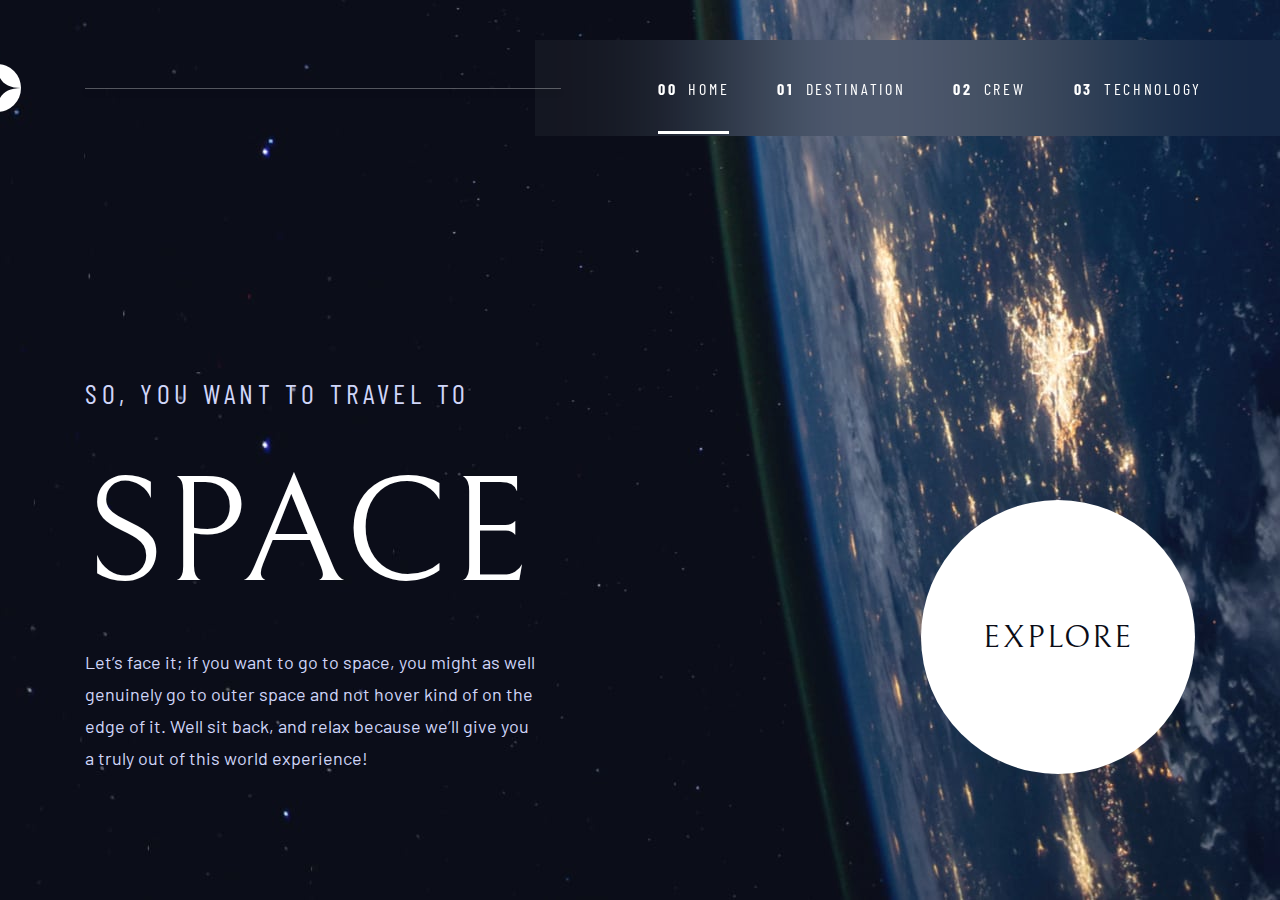
<file: index.html>
<!doctype html>
<html class="no-js" lang="pl">

<head>
  <meta charset="utf-8">
  <title>Space tourism website - Destinations</title>
  <meta name="description" content="">
  <meta name="viewport" content="width=device-width, initial-scale=1">

  <meta property="og:title" content="">
  <meta property="og:type" content="">
  <meta property="og:url" content="">
  <meta property="og:image" content="">

  <link rel="apple-touch-icon" href="icon-32x32.png">
  <link rel="icon" type="image/png" sizes="32x32" href="favicon-32x32.png">

  <link rel="stylesheet" href="css/normalize.css">
  <link rel="stylesheet" href="css/main.css">
  <link rel="stylesheet" href="css/home.css">

  <meta name="theme-color" content="#fafafa">
</head>

<body onload="getWindow()">
  <!--[if lt IE 8]>
            <p class="browserupgrade">You are using an <strong>outdated</strong> browser. Please <a href="http://browsehappy.com/">upgrade your browser</a> to improve your experience.</p>
  <![endif]-->

  <div class="header-container">
    <header class="wrapper site-header">
      <div class="logo-container">
        <a href="index.html" class="logo"><img src="./assets/shared/logo.svg" alt="Space tourism logo"></a>
        <div class="separator"></div>
      </div>

      <a onclick="openMenu()" class="nav-open">
        <svg xmlns="http://www.w3.org/2000/svg" width="24" height="21">
          <g fill="#D0D6F9" fill-rule="evenodd">
            <path d="M0 0h24v3H0zM0 9h24v3H0zM0 18h24v3H0z" />
          </g>
        </svg>
      </a>

      <nav class="main-nav">

        <a onclick="openMenu()" class="nav-close">
          <svg xmlns="http://www.w3.org/2000/svg" width="20" height="21">
            <g fill="#D0D6F9" fill-rule="evenodd">
              <path d="M2.575.954l16.97 16.97-2.12 2.122L.455 3.076z" />
              <path d="M.454 17.925L17.424.955l2.122 2.12-16.97 16.97z" />
            </g>
          </svg>
        </a>

        <ul class="main-menu">
          <li class="main-menu__item"><a href="index.html" target="_self" title="Home"
              class="main-menu__link active"><span class="main-menu__link--bold">00</span>Home</a>
          </li>
          <li class="main-menu__item"><a href="destinations.html" target="_self" title="Destinations"
              class="main-menu__link"><span class="main-menu__link--bold">01</span>Destination</a>
          </li>
          <li class="main-menu__item"><a href="crew.html" target="_self" title="Crew" class="main-menu__link"><span
                class="main-menu__link--bold">02</span>Crew</a>
          </li>
          <li class="main-menu__item"><a href="technology.html" target="_self" title="Technology"
              class="main-menu__link"><span class="main-menu__link--bold">03</span>Technology</a>
          </li>
        </ul>

      </nav>
    </header>
  </div>

  <div class="main-container">
    <main class="main wrapper">
      <div class="main__column">
        <p class="main__subtitle subtitle-l1">
          So, you want to travel to
        </p>
        <h3 class="heading main__heading-l1">Space</h3>
        <p class="main__text">
          Let’s face it; if you want to go to space, you might as well genuinely go to
          outer space and not hover kind of on the edge of it. Well sit back, and relax
          because we’ll give you a truly out of this world experience!
        </p>
      </div>
      <div class="main__column">
        <a href="destinations.html" title="Explore">
          <div class="button--circle">
            <p class="button__text">Explore</p>
          </div>
        </a>
      </div>
    </main>
  </div>

  <script src="./js/main.js"></script>

</body>

</html>
</file>
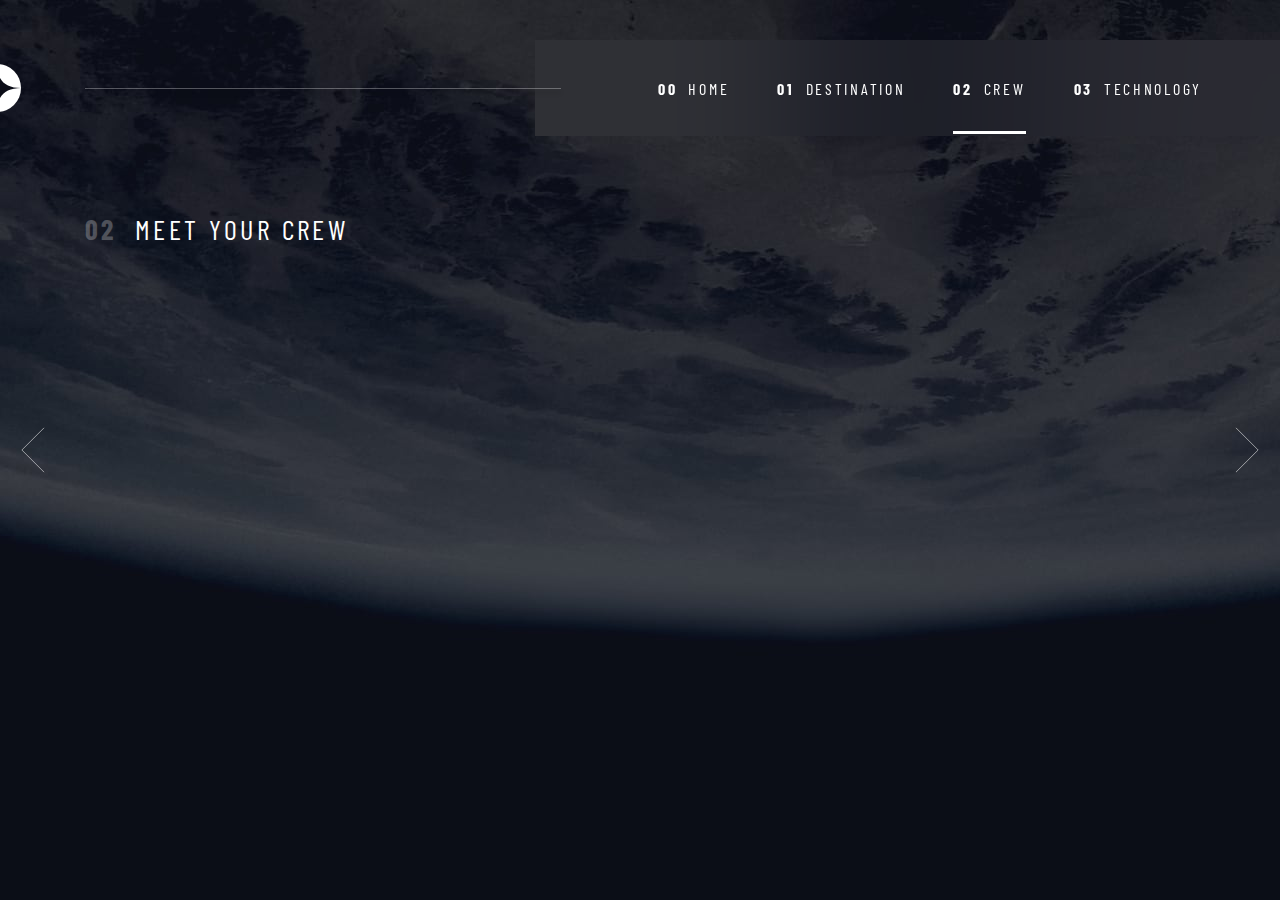
<file: crew.html>
<!doctype html>
<html class="no-js" lang="pl">

<head>
  <meta charset="utf-8">
  <title>Space tourism website - Crew</title>
  <meta name="description" content="">
  <meta name="viewport" content="width=device-width, initial-scale=1">

  <meta property="og:title" content="">
  <meta property="og:type" content="">
  <meta property="og:url" content="">
  <meta property="og:image" content="">

  <link rel="apple-touch-icon" href="icon-32x32.png">
  <link rel="icon" type="image/png" sizes="32x32" href="favicon-32x32.png">

  <link rel="stylesheet" href="css/normalize.css">
  <link rel="stylesheet" href="css/main.css">
  <link rel="stylesheet" href="css/crew.css">

  <link rel="dns-prefetch" href="https://api.npoint.io">

  <meta name="theme-color" content="#fafafa">
</head>

<body onload="getWindow()">
  <!--[if lt IE 8]>
            <p class="browserupgrade">You are using an <strong>outdated</strong> browser. Please <a href="http://browsehappy.com/">upgrade your browser</a> to improve your experience.</p>
  <![endif]-->

  <div class="header-container">
    <header class="wrapper site-header">
      <div class="logo-container">
        <a href="index.html" class="logo"><img src="./assets/shared/logo.svg" alt="Space tourism logo"></a>
        <div class="separator"></div>
      </div>

      <a onclick="openMenu()" class="nav-open">
        <svg xmlns="http://www.w3.org/2000/svg" width="24" height="21">
          <g fill="#D0D6F9" fill-rule="evenodd">
            <path d="M0 0h24v3H0zM0 9h24v3H0zM0 18h24v3H0z" />
          </g>
        </svg>
      </a>

      <nav class="main-nav">

        <a onclick="openMenu()" class="nav-close">
          <svg xmlns="http://www.w3.org/2000/svg" width="20" height="21">
            <g fill="#D0D6F9" fill-rule="evenodd">
              <path d="M2.575.954l16.97 16.97-2.12 2.122L.455 3.076z" />
              <path d="M.454 17.925L17.424.955l2.122 2.12-16.97 16.97z" />
            </g>
          </svg>
        </a>

        <ul class="main-menu">
          <li class="main-menu__item"><a href="index.html" target="_self" title="Home" class="main-menu__link"><span
                class="main-menu__link--bold">00</span>Home</a>
          </li>
          <li class="main-menu__item"><a href="destinations.html" target="_self" title="Destinations"
              class="main-menu__link"><span class="main-menu__link--bold">01</span>Destination</a>
          </li>
          <li class="main-menu__item"><a href="crew.html" target="_self" title="Crew"
              class="main-menu__link active"><span class="main-menu__link--bold">02</span>Crew</a>
          </li>
          <li class="main-menu__item"><a href="technology.html" target="_self" title="Technology"
              class="main-menu__link"><span class="main-menu__link--bold">03</span>Technology</a>
          </li>
        </ul>

      </nav>
    </header>
  </div>

  <div class="main-container">
    <h1 class="main__subtitle">
      <span class="subtitle--bold">02</span>Meet your crew
    </h1>
    <div class="prev">
      <svg xmlns="http://www.w3.org/2000/svg" width="70" height="70" fill="#ffffff" viewBox="0 0 256 256">
        <rect width="70" height="70" fill="none"></rect>
        <polyline points="160 208 80 128 160 48" fill="none" stroke="#ffffff" stroke-linecap="round"
          stroke-linejoin="round" stroke-width="2"></polyline>
      </svg>
    </div>
    <div class="next">
      <svg xmlns="http://www.w3.org/2000/svg" width="70" height="70" fill="#ffffff" viewBox="0 0 256 256">
        <rect width="70" height="70" fill="none"></rect>
        <polyline points="96 48 176 128 96 208" fill="none" stroke="#ffffff" stroke-linecap="round"
          stroke-linejoin="round" stroke-width="2"></polyline>
      </svg>
    </div>
    <main class="main wrapper">
      <div class="main__column">
        <div class="image-wrapper">
          <img class="main__image">
        </div>
      </div>
      <div class="main__column">
        <div class="bullet-box">
        </div>
        <p class="crew-role"></p>
        <h4 class="heading main__heading-l3"></h4>
        <p class="main__text"></p>

      </div>

    </main>
  </div>

  <script src="./js/main.js"></script>
  <script src="./js/crew.js"></script>

</body>

</html>
</file>
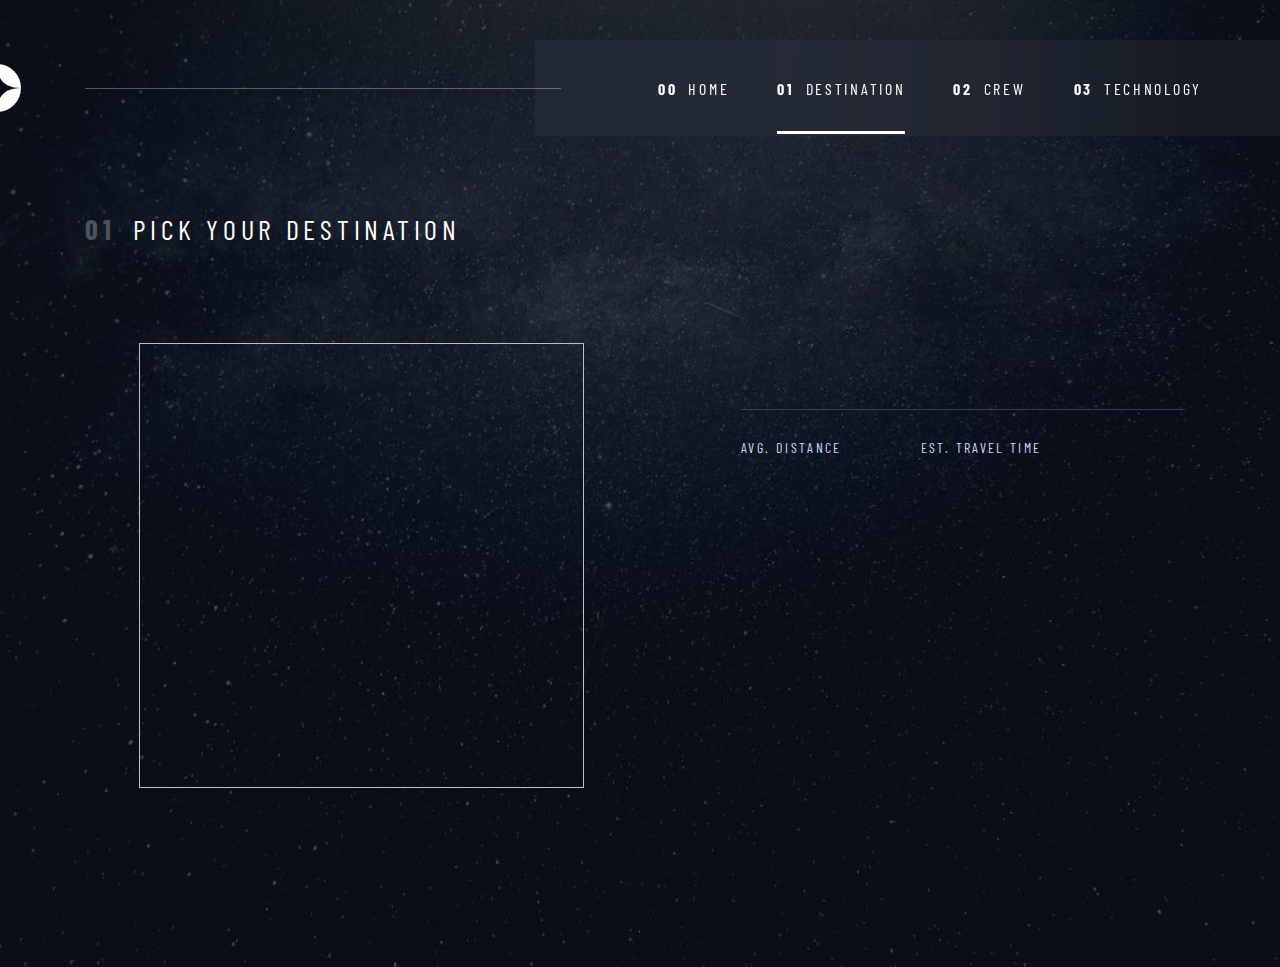
<file: destinations.html>
<!doctype html>
<html class="no-js" lang="pl">

<head>
  <meta charset="utf-8">
  <title>Space tourism website - Destinations</title>
  <meta name="description" content="">
  <meta name="viewport" content="width=device-width, initial-scale=1">

  <meta property="og:title" content="">
  <meta property="og:type" content="">
  <meta property="og:url" content="">
  <meta property="og:image" content="">

  <link rel="apple-touch-icon" href="icon-32x32.png">
  <link rel="icon" type="image/png" sizes="32x32" href="favicon-32x32.png">

  <link rel="stylesheet" href="css/normalize.css">
  <link rel="stylesheet" href="css/main.css">
  <link rel="stylesheet" href="css/dest.css">

  <link rel="dns-prefetch" href="https://api.npoint.io">

  <meta name="theme-color" content="#fafafa">
</head>

<body onload="getWindow()">
  <!--[if lt IE 8]>
            <p class="browserupgrade">You are using an <strong>outdated</strong> browser. Please <a href="http://browsehappy.com/">upgrade your browser</a> to improve your experience.</p>
  <![endif]-->

  <div class="header-container">
    <header class="wrapper site-header">
      <div class="logo-container">
        <a href="index.html" class="logo"><img src="./assets/shared/logo.svg" alt="Space tourism logo"></a>
        <div class="separator"></div>
      </div>

      <a onclick="openMenu()" class="nav-open">
        <svg xmlns="http://www.w3.org/2000/svg" width="24" height="21">
          <g fill="#D0D6F9" fill-rule="evenodd">
            <path d="M0 0h24v3H0zM0 9h24v3H0zM0 18h24v3H0z" />
          </g>
        </svg>
      </a>

      <nav class="main-nav">

        <a onclick="openMenu()" class="nav-close">
          <svg xmlns="http://www.w3.org/2000/svg" width="20" height="21">
            <g fill="#D0D6F9" fill-rule="evenodd">
              <path d="M2.575.954l16.97 16.97-2.12 2.122L.455 3.076z" />
              <path d="M.454 17.925L17.424.955l2.122 2.12-16.97 16.97z" />
            </g>
          </svg>
        </a>

        <ul class="main-menu">
          <li class="main-menu__item"><a href="index.html" target="_self" title="Home" class="main-menu__link"><span
                class="main-menu__link--bold">00</span>Home</a>
          </li>
          <li class="main-menu__item"><a href="destinations.html" target="_self" title="Destinations"
              class="main-menu__link active"><span class="main-menu__link--bold">01</span>Destination</a>
          </li>
          <li class="main-menu__item"><a href="crew.html" target="_self" title="Crew" class="main-menu__link"><span
                class="main-menu__link--bold">02</span>Crew</a>
          </li>
          <li class="main-menu__item"><a href="technology.html" target="_self" title="Technology"
              class="main-menu__link"><span class="main-menu__link--bold">03</span>Technology</a>
          </li>
        </ul>

      </nav>
    </header>
  </div>

  <div class="main-container">
    <main class="main wrapper">
      <div class="main__column">
        <p class="main__subtitle">
          <span class="subtitle--bold">01</span>Pick your destination
        </p>
        <img class="main__image">
      </div>
      <div class="main__column">
        <ul class="sub-menu"></ul>
        <h4 class="heading main__heading-l2"></h4>
        <p class="main__text"></p>
        <div class="description__wrapper">
          <div class="description__details">
            <p class="description__subtitle">Avg. distance</p>
            <p class="details__distance"></p>
          </div>
          <div class="description__details">
            <p class="description__subtitle">Est. travel time</p>
            <p class="details__travel"></p>
          </div>
        </div>
      </div>
    </main>
  </div>

  <script src="./js/main.js"></script>
  <script src="./js/destinations.js"></script>

</body>

</html>
</file>
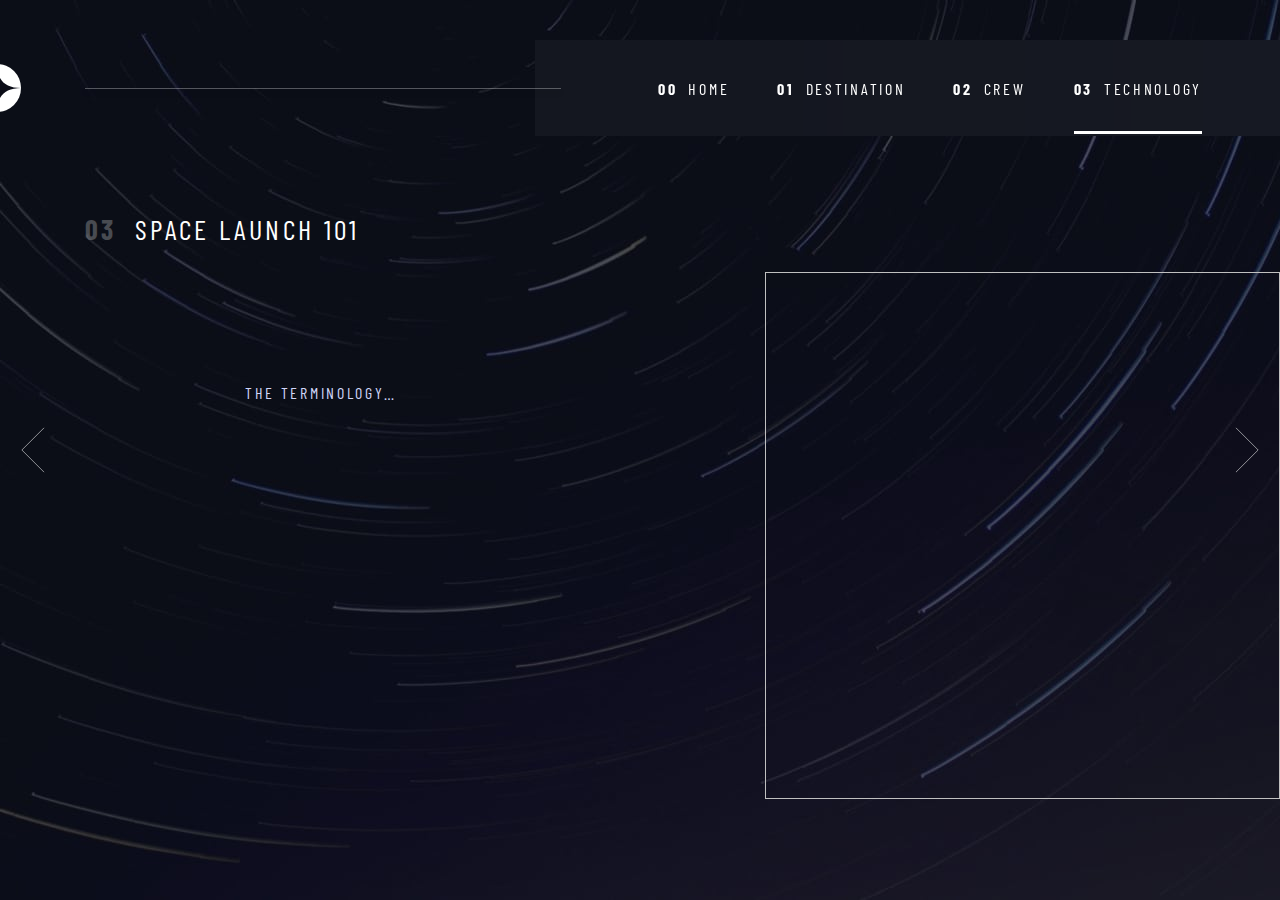
<file: technology.html>
<!doctype html>
<html class="no-js" lang="pl">

<head>
  <meta charset="utf-8">
  <title>Space tourism website - Crew</title>
  <meta name="description" content="">
  <meta name="viewport" content="width=device-width, initial-scale=1">

  <meta property="og:title" content="">
  <meta property="og:type" content="">
  <meta property="og:url" content="">
  <meta property="og:image" content="">

  <link rel="apple-touch-icon" href="icon-32x32.png">
  <link rel="icon" type="image/png" sizes="32x32" href="favicon-32x32.png">

  <link rel="stylesheet" href="css/normalize.css">
  <link rel="stylesheet" href="css/main.css">
  <link rel="stylesheet" href="css/tech.css">

  <link rel="dns-prefetch" href="https://api.npoint.io">

  <meta name="theme-color" content="#fafafa">
</head>

<body onload="getWindow()">
  <!--[if lt IE 8]>
            <p class="browserupgrade">You are using an <strong>outdated</strong> browser. Please <a href="http://browsehappy.com/">upgrade your browser</a> to improve your experience.</p>
  <![endif]-->

  <div class="header-container">
    <header class="wrapper site-header">
      <div class="logo-container">
        <a href="index.html" class="logo"><img src="./assets/shared/logo.svg" alt="Space tourism logo"></a>
        <div class="separator"></div>
      </div>

      <a onclick="openMenu()" class="nav-open">
        <svg xmlns="http://www.w3.org/2000/svg" width="24" height="21">
          <g fill="#D0D6F9" fill-rule="evenodd">
            <path d="M0 0h24v3H0zM0 9h24v3H0zM0 18h24v3H0z" />
          </g>
        </svg>
      </a>

      <nav class="main-nav">

        <a onclick="openMenu()" class="nav-close">
          <svg xmlns="http://www.w3.org/2000/svg" width="20" height="21">
            <g fill="#D0D6F9" fill-rule="evenodd">
              <path d="M2.575.954l16.97 16.97-2.12 2.122L.455 3.076z" />
              <path d="M.454 17.925L17.424.955l2.122 2.12-16.97 16.97z" />
            </g>
          </svg>
        </a>

        <ul class="main-menu">
          <li class="main-menu__item"><a href="index.html" target="_self" title="Home" class="main-menu__link"><span
                class="main-menu__link--bold">00</span>Home</a>
          </li>
          <li class="main-menu__item"><a href="destinations.html" target="_self" title="Destinations"
              class="main-menu__link"><span class="main-menu__link--bold">01</span>Destination</a>
          </li>
          <li class="main-menu__item"><a href="crew.html" target="_self" title="Crew" class="main-menu__link"><span
                class="main-menu__link--bold">02</span>Crew</a>
          </li>
          <li class="main-menu__item"><a href="technology.html" target="_self" title="Technology"
              class="main-menu__link active"><span class="main-menu__link--bold">03</span>Technology</a>
          </li>
        </ul>

      </nav>
    </header>
  </div>

  <div class="main-container">
    <h1 class="main__subtitle">
      <span class="subtitle--bold">03</span>Space launch 101
    </h1>
    <div class="prev">
      <svg xmlns="http://www.w3.org/2000/svg" width="70" height="70" fill="#ffffff" viewBox="0 0 256 256">
        <rect width="70" height="70" fill="none"></rect>
        <polyline points="160 208 80 128 160 48" fill="none" stroke="#ffffff" stroke-linecap="round"
          stroke-linejoin="round" stroke-width="2"></polyline>
      </svg>
    </div>
    <div class="next">
      <svg xmlns="http://www.w3.org/2000/svg" width="70" height="70" fill="#ffffff" viewBox="0 0 256 256">
        <rect width="70" height="70" fill="none"></rect>
        <polyline points="96 48 176 128 96 208" fill="none" stroke="#ffffff" stroke-linecap="round"
          stroke-linejoin="round" stroke-width="2"></polyline>
      </svg>
    </div>
    <main class="main wrapper">
      <div class="main__column">
        <div class="image-wrapper">
          <img class="main__image">
        </div>
      </div>
      <div class="main__column">
        <div class="bullet-box">
        </div>

        <div class="tech-text">
          <p class="block__heading">THE TERMINOLOGY…</p>

          <h4 class="heading main__heading-l3"></h4>
          <p class="main__text"></p>
        </div>

      </div>

    </main>
  </div>

  <script src="./js/main.js"></script>
  <script src="./js/tech.js"></script>

</body>

</html>
</file>
<file: css/main.css>
/*! HTML5 Boilerplate v8.0.0 | MIT License | https://html5boilerplate.com/ */

/* main.css 2.1.0 | MIT License | https://github.com/h5bp/main.css#readme */
/*
 * What follows is the result of much research on cross-browser styling.
 * Credit left inline and big thanks to Nicolas Gallagher, Jonathan Neal,
 * Kroc Camen, and the H5BP dev community and team.
 */

/* ==========================================================================
   Base styles: opinionated defaults
   ========================================================================== */

@import url('https://fonts.googleapis.com/css2?family=Barlow&family=Barlow+Condensed&family=Bellefair&display=swap');

html {
  color: #222;
  font-size: 1em;
  line-height: 1.4;
}

/*
 * Remove text-shadow in selection highlight:
 * https://twitter.com/miketaylr/status/12228805301
 *
 * Vendor-prefixed and regular ::selection selectors cannot be combined:
 * https://stackoverflow.com/a/16982510/7133471
 *
 * Customize the background color to match your design.
 */

::-moz-selection {
  background: #0B0D17;
  text-shadow: none;
}

::selection {
  background: #0B0D17;
  text-shadow: none;
}

/*
 * A better looking default horizontal rule
 */

hr {
  display: block;
  height: 1px;
  border: 0;
  border-top: 1px solid #ccc;
  margin: 1em 0;
  padding: 0;
}

/*
 * Remove the gap between audio, canvas, iframes,
 * images, videos and the bottom of their containers:
 * https://github.com/h5bp/html5-boilerplate/issues/440
 */

audio,
canvas,
iframe,
img,
svg,
video {
  vertical-align: middle;
}

/*
 * Remove default fieldset styles.
 */

fieldset {
  border: 0;
  margin: 0;
  padding: 0;
}

/*
 * Allow only vertical resizing of textareas.
 */

textarea {
  resize: vertical;
}

/* ==========================================================================
   Author's custom styles
   ========================================================================== */

:root {
  /* Primary colors */
  --dark: #0B0D17;
  --dark-border: #383B4B;
  --gray: #616476;
  --blue: #D0D6F9;
  --white: #ffffff;
  --white-transparent: rgba(255, 255, 255, 0.04);
  --white-transparent-op-025: rgba(255, 255, 255, 0.25);
  --white-transparent-hover: rgba(255, 255, 255, 0.5);
  --white-transparent-border: rgba(255, 255, 255, 0.3);
  --transparent-wo-blur: rgba(0, 0, 0, 0.7);
  /* Container max width */
  --max-width-desktop: 1110px;
  --max-width-mobile: 340px;
}

* {
  -webkit-font-smoothing: antialiased;
  -moz-osx-font-smoothing: grayscale;
  text-rendering: optimizeLegibility;
}

ul,
ol {
  padding: 0;
  margin: 0;
  list-style: none;
  list-style-type: none;
}

p,
h1,
h3,
h4 {
  margin: 0;
}

body {
  font-family: 'Barlow Condensed', sans-serif;
  font-size: 18px;
  font-weight: 400;
  font-style: normal;
  line-height: 1.4;
  color: var(--white);
  text-align: center;
  width: 100%;
  height: 100%;
  background-color: var(--dark);
  background: url('../assets/home/background-home-mobile.jpg') left 50% top 50%;
  background-repeat: no-repeat;
  background-size: cover;
}

/* --------------------------------------------------------------------- */

/**
 * Font sizes for text, headers, subtitle etc.  START
 * -----------------------------------------------------------------
 */
/* Headers style */
.heading {
  font-family: 'Bellefair', serif;
  font-weight: 400;
  color: var(--white);
  text-transform: uppercase;
  margin: 0;
}

/* Header level 1 */
.main__heading-l1 {
  font-size: 80px;
}

/* Header level 2 */
.main__heading-l2 {
  font-size: 56px;
  line-height: 64px;
}

/* Header level 3 */
.main__heading-l3 {
  font-size: 24px;
  line-height: 28px;
}

/* Subheader */
.main__subtitle {
  font-size: 16px;
  line-height: 19px;
  letter-spacing: 2.7px;
  text-transform: uppercase;
  margin-bottom: 32px;
}

/* Gray number before l2 subtitle */
.subtitle--bold {
  font-weight: 700;
  font-size: 16px;
  line-height: 19px;
  letter-spacing: 2.7px;
  color: var(--white);
  mix-blend-mode: normal;
  opacity: 0.25;
  margin-right: 18px;
}

/* Subheader level 3 */
.subtitle-l1 {
  color: var(--blue);
  margin: 0 0 16px;
}

/* Text paragraphs defaults */
.main__text {
  font-family: 'Barlow', sans-serif;
  font-style: normal;
  font-weight: 400;
  font-size: 15px;
  line-height: 25px;
  color: var(--blue);
}

/* main site header | contains all menu elements | logo and nav */
.site-header {
  width: 100%;
  max-width: var(--max-width-desktop);
  margin: 0 auto;
  display: flex;
  flex-direction: row;
  justify-content: space-between;
  align-items: center;
}

.logo-container {
  position: relative;
}

.logo {
  position: absolute;
  display: inline-block;
  top: 24px;
  left: 24px;
}

/**
 * #nav Main navigation START
 * -----------------------------------------------------------------
 */
.main-nav {
  position: fixed;
  top: 0;
  right: 0;
  width: 0;
  height: 0;
  text-align: left;
  background-color: var(--transparent-wo-blur);
  opacity: 0;
  visibility: hidden;
  z-index: 99;
  transition: all .3s ease-in-out;
  -o-transition: all .3s ease-in-out;
  -moz-transition: all .3s ease-in-out;
  -webkit-transition: all 0.3s ease-in-out;
  transition-delay: .2s;
}

/* #nav Main navigation class for mobile menu */
.main-nav.active {
  width: 60%;
  height: 100%;
  opacity: 1;
  visibility: visible;
}

/* Support definition for blur effect under menu */
/* Firefox does not support blur effect */
@supports ((-webkit-backdrop-filter: blur(81px)) or (backdrop-filter: blur(81px))) {
  .main-nav {
    background-color: var(--white-transparent);
    -webkit-backdrop-filter: blur(81px);
    backdrop-filter: blur(81px);
  }
}

/* button to mobile menu close */
.nav-close {
  position: absolute;
  top: 33.95px;
  right: 26.45px;
}

/* button to open mobile menu */
.nav-open {
  position: absolute;
  top: 33px;
  right: 24px;
  opacity: 1;
  visibility: visible;
  transition: all .3s ease-in-out;
  -o-transition: all .3s ease-in-out;
  -moz-transition: all .3s ease-in-out;
  -webkit-transition: all 0.3s ease-in-out;
}

/* button to open mobile menu | hidden when mobile menu is open */
.nav-open.hidden {
  opacity: 0;
  visibility: hidden;
}

/* Special style for numbers before main menu links */
.main-menu__link--bold {
  font-weight: bold;
  margin-right: 11px;
}

/* ul list whit menu items */
.main-menu {
  display: flex;
  flex-direction: column;
  padding-left: 32px;
  padding-top: 101px;
}

/* thin transparent line between logo and menu | only for desktop */
.separator {
  display: none;
}

/* anchor link inside menu item li */
.main-menu__link {
  display: inline-block;
  font-size: 16px;
  line-height: 19px;
  letter-spacing: 2.7px;
  text-transform: uppercase;
  text-decoration: none;
  color: var(--white);
  padding: 17px 0;
}

/**
 * Main section  START
 * -----------------------------------------------------------------
 */
.main {
  width: 100%;
  max-width: var(--max-width-desktop);
  display: flex;
  flex-direction: column;
  justify-content: space-between;
  align-items: center;
  padding: 0 24px 48px;
  margin: 0 auto;
  box-sizing: border-box;
}

.main>.column:first-of-type {
  padding-top: 118px;
  margin-bottom: 81px;
}

/* --------------------------------------------------------------------- */


/* ==========================================================================
   Helper classes
   ========================================================================== */

/*
 * Hide visually and from screen readers
 */

.hidden,
[hidden] {
  display: none !important;
}

/*
 * Hide only visually, but have it available for screen readers:
 * https://snook.ca/archives/html_and_css/hiding-content-for-accessibility
 *
 * 1. For long content, line feeds are not interpreted as spaces and small width
 *    causes content to wrap 1 word per line:
 *    https://medium.com/@jessebeach/beware-smushed-off-screen-accessible-text-5952a4c2cbfe
 */

.sr-only {
  border: 0;
  clip: rect(0, 0, 0, 0);
  height: 1px;
  margin: -1px;
  overflow: hidden;
  padding: 0;
  position: absolute;
  white-space: nowrap;
  width: 1px;
  /* 1 */
}

/*
 * Extends the .sr-only class to allow the element
 * to be focusable when navigated to via the keyboard:
 * https://www.drupal.org/node/897638
 */

.sr-only.focusable:active,
.sr-only.focusable:focus {
  clip: auto;
  height: auto;
  margin: 0;
  overflow: visible;
  position: static;
  white-space: inherit;
  width: auto;
}

/*
 * Hide visually and from screen readers, but maintain layout
 */

.invisible {
  visibility: hidden;
}

/*
 * Clearfix: contain floats
 *
 * For modern browsers
 * 1. The space content is one way to avoid an Opera bug when the
 *    `contenteditable` attribute is included anywhere else in the document.
 *    Otherwise it causes space to appear at the top and bottom of elements
 *    that receive the `clearfix` class.
 * 2. The use of `table` rather than `block` is only necessary if using
 *    `:before` to contain the top-margins of child elements.
 */

.clearfix::before,
.clearfix::after {
  content: " ";
  display: table;
}

.clearfix::after {
  clear: both;
}

/* ==========================================================================
   EXAMPLE Media Queries for Responsive Design.
   These examples override the primary ('mobile first') styles.
   Modify as content requires.
   ========================================================================== */

/* Media query for tablet */
@media only screen and (min-width: 768px) {
  .main-nav {
    top: 0;
    opacity: 1;
    visibility: visible;
    width: 60%;
    height: 96px;
  }

  .nav-open,
  .nav-close {
    display: none;
  }

  .main-menu {
    height: 100%;
    flex-direction: row;
    align-items: center;
    padding: 0 0 0 48px;
  }

  .main-menu__item {
    display: inline-block;
  }

  .main-menu__link--bold {
    display: none;
  }

  .main-menu__link {
    font-size: 14px;
    line-height: 17px;
    letter-spacing: 2.3625px;
    position: relative;
    margin-right: 37px;
    padding: 0;
  }

  /* main menu link added after for border bottom look*/
  .main-menu__link::after {
    position: absolute;
    left: 0;
    bottom: -36px;
    content: '';
    width: 0;
    height: 0;
    background: none;
    transition: all .2s ease-in-out;
    -o-transition: all .2s ease-in-out;
    -moz-transition: all .2s ease-in-out;
    -webkit-transition: all 0.2s ease-in-out;
  }

  .main-menu__link:hover::after {
    width: 100%;
    height: 3px;
    background-color: var(--white-transparent-border);
  }

  .main-menu__link:active::after {
    width: 100%;
    height: 3px;
    background-color: var(--white);
  }

  .logo {
    padding-top: 0;
    padding-left: 15px;
  }
}

@media only screen and (min-width: 1110px) {
  .main-nav {
    position: absolute;
    top: 40px;
    opacity: 1;
    visibility: visible;
    width: 60%;
    height: 96px;
  }

  .nav-open,
  .nav-close {
    display: none;
  }

  .main-menu {
    height: 100%;
    flex-direction: row;
    align-items: center;
    padding: 0 0 0 123px;
  }

  .separator {
    display: block;
    position: absolute;
    top: 88px;
    left: 0;
    z-index: 100;
    width: calc(450px + 2vw);
    height: 1px;
    background-color: var(--white-transparent-border);
    -webkit-box-shadow: 0px 4px 4px 0px rgba(0, 0, 0, 0.25);
    -moz-box-shadow: 0px 4px 4px 0px rgba(0, 0, 0, 0.25);
    box-shadow: 0px 4px 4px 0px rgba(0, 0, 0, 0.25);
  }

  .main-menu__link--bold {
    display: inline-block;
  }

  .main-menu__link {
    font-size: 16px;
    line-height: 19px;
    letter-spacing: 2.7px;
    position: relative;
    margin-right: 48px;
    padding: 17px 0;
  }

  /* main menu link added after for border bottom look */
  .main-menu__link::after {
    position: absolute;
    left: 0;
    bottom: -19px;
    content: '';
    width: 0;
    height: 0;
    background: none;
    transition: all .2s ease-in-out;
    -o-transition: all .2s ease-in-out;
    -moz-transition: all .2s ease-in-out;
    -webkit-transition: all 0.2s ease-in-out;
  }

  .main-menu__link:hover::after {
    width: 100%;
    height: 3px;
    background-color: var(--white-transparent-border);
  }

  .main-menu__link.active::after {
    width: 100%;
    height: 3px;
    background-color: var(--white);
  }

  .logo {
    transform: translateX(-100%);
    top: 64px;
    left: -64px;
  }
}

@media print,
(-webkit-min-device-pixel-ratio: 1.25),
(min-resolution: 1.25dppx),
(min-resolution: 120dpi) {
  /* Style adjustments for high resolution devices */
}

/* ==========================================================================
   Print styles.
   Inlined to avoid the additional HTTP request:
   https://www.phpied.com/delay-loading-your-print-css/
   ========================================================================== */

/* @media print {

  *,
  *::before,
  *::after {
    background: #fff !important;
    color: #000 !important;

    box-shadow: none !important;
    text-shadow: none !important;
  }

  a,
  a:visited {
    text-decoration: underline;
  }

  a[href]::after {
    content: " ("attr(href) ")";
  }

  abbr[title]::after {
    content: " ("attr(title) ")";
  }


  a[href^="#"]::after,
  a[href^="javascript:"]::after {
    content: "";
  }

  pre {
    white-space: pre-wrap !important;
  }

  pre,
  blockquote {
    border: 1px solid #999;
    page-break-inside: avoid;
  }


  thead {
    display: table-header-group;
  }

  tr,
  img {
    page-break-inside: avoid;
  }

  p,
  h2,
  h3 {
    orphans: 3;
    widows: 3;
  }

  h2,
  h3 {
    page-break-after: avoid;
  }
} */
</file>
<file: css/home.css>
/**
 * Main section  START
 * -----------------------------------------------------------------
 */
.main {
    width: 100%;
    max-width: var(--max-width-desktop);
    display: flex;
    flex-direction: column;
    justify-content: space-between;
    align-items: center;
    padding: 0 24px 48px;
    margin: 0 auto;
    box-sizing: border-box;
}

.main>.main__column:first-of-type {
    padding-top: 118px;
    margin-bottom: 81px;
}

/* --------------------------------------------------------------------- */

.button--circle {
    position: relative;
    width: 150px;
    height: 150px;
    border-radius: 50%;
    background-color: var(--white);
}

.button__text {
    position: absolute;
    top: 50%;
    left: 50%;
    transform: translate(-50%, -50%);
    margin: 0;
    font-family: 'Bellefair', serif;
    font-size: 20px;
    line-height: 23px;
    text-transform: uppercase;
    letter-spacing: 1.25px;
    color: var(--dark);
}

/* Media query for tablet */
@media only screen and (min-width: 768px) {
    body {
        background-image: url('../assets/home/background-home-tablet.jpg');
    }

    .main__heading-l1 {
        font-size: 150px;
        line-height: 150px;
        padding-bottom: 24px;
    }

    .main__subtitle {
        font-size: 20px;
        line-height: 24px;
        letter-spacing: 3.375px;
        padding-bottom: 24px;
    }

    .main__text {
        font-size: 16px;
        line-height: 28px;
    }

    .main {
        padding: 0 24px 90px;
    }

    .main>.main__column:first-of-type {
        padding-top: 202px;
        margin-bottom: 81px;
    }

    .main>.main__column:first-of-type>.main__text {
        width: 450px;
    }

    .button--circle {
        width: 242px;
        height: 242px;
    }

    .button__text {
        font-size: 32px;
        line-height: 37px;
        letter-spacing: 2px;
    }
}

/* Media query for desktop */
@media only screen and (min-width: 992px) {
    body {
        background-image: url('../assets/home/background-home-desktop.jpg');
        overflow: hidden;
    }

    .main__heading-l1 {
        font-size: 150px;
        line-height: 172px;
        padding-bottom: 24px;
    }

    .main__subtitle {
        font-size: 28px;
        line-height: 34px;
        letter-spacing: 4.725px;
        padding-bottom: 24px;
    }

    .span-subtitle {
        font-size: 28px;
        line-height: 34px;
        letter-spacing: 4.725px;
        margin-right: 28px;
    }

    .main__text {
        font-size: 18px;
        line-height: 32px;
    }

    .main {
        flex-direction: row;
        align-items: flex-end;
        justify-content: space-between;
        padding: 0 0 14vh;
    }

    .main>.main__column {
        position: relative;
        width: 50%;
    }

    .main>.main__column:first-of-type {
        text-align: left;
        margin-bottom: 0;
    }

    .main>.main__column:first-of-type>.main__text {
        width: 450px;
    }

    .button--circle {
        position: absolute;
        bottom: 0;
        right: 0;
        width: 274px;
        height: 274px;
    }

    .button--circle::before {
        position: absolute;
        top: 50%;
        left: 50%;
        transform: translate(-50%, -50%);
        overflow: hidden;
        content: '';
        width: 150px;
        height: 150px;
        border-radius: 50%;
        background-color: var(--white);
        opacity: 0;
        transition: all .3s ease-in-out;
        -o-transition: all .3s ease-in-out;
        -moz-transition: all .3s ease-in-out;
        -webkit-transition: all 0.3s ease-in-out;
    }

    .button--circle:hover::before {
        width: 450px;
        height: 450px;
        background-color: var(--white);
        opacity: 0.1;
    }

    .button__text {
        font-size: 32px;
        line-height: 37px;
        letter-spacing: 2px;
    }
}
</file>
<file: css/crew.css>
body {
    background: url('../assets/crew/background-crew-mobile.jpg') left 50% top 50%;
    background-repeat: no-repeat;
    background-size: cover;
}

.main {
    justify-content: flex-start;
    padding: 0 24px 24px;
}

.main__subtitle {
    position: absolute;
    top: 88px;
    left: 50%;
    transform: translateX(-50%);
    font-size: 16px;
    font-weight: normal;
    line-height: 19px;
    letter-spacing: 2.7px;
    text-transform: uppercase;
}

.subtitle--bold {
    font-weight: 700;
    font-size: 16px;
    line-height: 19px;
    letter-spacing: 2.7px;
    color: var(--white);
    mix-blend-mode: normal;
    opacity: 0.25;
    margin-right: 18px;
}

.prev,
.next {
    display: inline-block;
    position: absolute;
    top: 180px;
    width: 150px;
    height: 140px;
    z-index: 10;
    padding-top: 70px;
    cursor: pointer;
    background: transparent;
}

.prev:hover,
.next:hover {
    background: transparent;
}

.prev {
    left: 0;
    text-align: left;
}

.next {
    right: 0;
    text-align: right;
}

.main__column {
    width: 100%;
}

/* First columen of main container | Setting padding and margin */
.main>.main__column:first-of-type {
    padding-top: 139px;
    margin-bottom: 24px;
}

.image-wrapper {
    width: 100%;
    height: 223px;
    border-bottom: 1px solid var(--dark-border);
}

/* Dimensions of image with planet */
.main__image {
    height: 100%;
}

.bullet {
    display: inline-block;
    width: 10px;
    height: 10px;
    margin: 8px;
    background-color: var(--white);
    border-radius: 50%;
    mix-blend-mode: normal;
    opacity: 0.17;
    cursor: pointer;
}

.bullet:hover {
    opacity: 0.5;
}

.bullet.active {
    opacity: 1;
}

.main__heading-l3 {
    margin-bottom: 16px;
}

.crew-role {
    font-family: 'Bellefair', serif;
    font-weight: 400;
    font-size: 16px;
    line-height: 18px;
    text-transform: uppercase;
    mix-blend-mode: normal;
    opacity: 0.5;
    margin: 24px 0 8px;
}

.main__text {
    min-height: 150px;
}

/* Media query for tablet */
@media only screen and (min-width: 768px) {
    body {
        background: url('../assets/crew/background-crew-tablet.jpg') left 50% top 50%;
        background-repeat: no-repeat;
        background-size: cover;
    }

    .subtitle--bold {
        font-size: 20px;
        line-height: 24px;
        letter-spacing: 3.375px;
    }

    .main__subtitle {
        top: 136px;
        left: 38.5px;
        transform: none;
        font-size: 20px;
        line-height: 24px;
        letter-spacing: 3.375px;
        text-align: left;
    }

    .main {
        flex-direction: column-reverse;
        padding-top: 220px;
    }

    .prev,
    .next {
        top: 50%;
        transform: translateY(-50%);
    }

    .image-wrapper {
        width: 100%;
        height: 572px;
        border-bottom: 0;
    }

    .main__column {
        display: flex;
        flex-direction: column;
        justify-content: center;
        align-items: center;
        width: 100%;
    }

    .main>.main__column:first-of-type {
        padding-top: 0;
        margin-bottom: 0;
    }

    .main>.main__column:first-of-type>.subtitle {
        align-self: flex-start;
    }

    .crew-role {
        order: 1;
        font-size: 24px;
        line-height: 28px;
        margin: 0 0 8px;
    }

    .main__heading-l3 {
        order: 2;
        font-size: 40px;
        line-height: 46px;
    }

    .main__text {
        order: 3;
        width: 536px;
        min-height: 112px;
        margin-bottom: 40px;
    }

    .bullet-box {
        order: 4;
        margin-bottom: 40px;
    }
}

@media only screen and (min-width: 992px) {
    body {
        background: url('../assets/crew/background-crew-desktop.jpg') left 50% top 50%;
        background-repeat: no-repeat;
        background-size: cover;
        overflow: hidden;
    }

    .main__subtitle {
        top: 212px;
        width: 100%;
        max-width: var(--max-width-desktop);
        margin: auto;
        left: 50%;
        transform: translateX(-50%);
        font-size: 28px;
        line-height: 34px;
    }

    .subtitle--bold {
        font-size: 28px;
        line-height: 34px;
    }

    .main {
        flex-direction: row-reverse;
        align-items: flex-end;
        padding: 0;
    }

    .main__column {
        align-items: flex-start;
    }

    .main__column:first-of-type {
        text-align: right !important;
    }

    .crew-role {
        font-size: 32px;
        line-height: 37px;
        margin: 0 0 15px;
    }

    .main__heading-l3 {
        font-size: 48px;
        line-height: 64px;
        margin-bottom: 27px;
        text-align: left;
    }

    .main__text {
        width: 100%;
        min-height: 128px;
        font-size: 18px;
        line-height: 32px;
        text-align: left;
        margin-bottom: 120px;
    }

    .bullet-box {
        margin-bottom: 70px;
    }
}
</file>
<file: css/dest.css>
/* Changing background for destination page */
body {
    background: url('../assets/destination/background-destination-mobile.jpg') left 50% top 50%;
    background-repeat: no-repeat;
    background-size: cover;
}

/* Main conatiner */
.main {
    padding-bottom: 58px;
}

/* First columen of main container | Setting padding and margin */
.main>.main__column:first-of-type {
    padding-top: 88px;
    margin-bottom: 26px;
}

/* Dimensions of image with planet */
.main__image {
    width: 170px;
    height: 170px;
}

/* UL with planets names  */
.sub-menu {
    font-size: 0;
    margin-bottom: 20px;
}

/* LI elements | Planet menu items */
.sub-menu__item {
    position: relative;
    display: inline-block;
    font-size: 14px;
    line-height: 17px;
    letter-spacing: 2.3625px;
    text-transform: uppercase;
    color: var(--blue);
    margin: 0 13px;
    padding: 0 0 8px;
    border-bottom: 3px solid transparent;
    cursor: pointer;
}

/* Adding thin line after planet menu items */
.sub-menu__item::after {
    content: '';
    position: absolute;
    top: 25px;
    left: 0;
    width: 0;
    height: 0;
    background: transparent;
    transition: all .2s ease-in-out;
    -o-transition: all .2s ease-in-out;
    -moz-transition: all .2s ease-in-out;
    -webkit-transition: all 0.2s ease-in-out;
}

/* Hover effect for thin line */
.sub-menu__item:hover::after {
    width: calc(100% - 2.3625px);
    height: 3px;
    background-color: var(--white-transparent-border);
}

/* Settings for active menu item | By adding another class name 'active' */
.sub-menu__item.active::after {
    width: calc(100% - 2.3625px);
    height: 3px;
    background-color: var(--white);
}

/* Subheader level 2 | Destination details */
.description__subtitle {
    font-size: 14px;
    line-height: 17px;
    letter-spacing: 2.3625px;
    text-transform: uppercase;
    color: var(--blue);
    margin: 0 0 12px;
}

/* Block with travel distance and time details */
.description__wrapper {
    display: flex;
    flex-direction: column;
}

.description__details {
    margin-bottom: 32px;
}

.details__distance,
.details__travel {
    font-family: 'Bellefair', serif;
    font-weight: 400;
    font-size: 28px;
    line-height: 32px;
    text-transform: uppercase;
}

/* Default paragraph */
.main__text {
    padding-bottom: 32px;
    margin-bottom: 33px;
    border-bottom: 1px solid var(--dark-border);
    min-height: 128px;
}

/* Media query for tablet */
@media only screen and (min-width: 768px) {
    body {
        background: url('../assets/destination/background-destination-tablet.jpg') left 50% top 50%;
        background-repeat: no-repeat;
        background-size: cover;
    }

    .main__heading-l2 {
        font-size: 80px;
        line-height: 92px;
        margin-bottom: 8px;
    }

    .main__subtitle {
        font-size: 20px;
        line-height: 24px;
        letter-spacing: 3.375px;
        margin-left: 14.5px;
        margin-bottom: 60px;
        padding-bottom: 0;
    }

    .subtitle--bold {
        font-size: 20px;
        line-height: 24px;
        letter-spacing: 3.375px;
    }

    .main {
        align-items: flex-start;
        padding: 136px 24px 90px;
    }

    .main__image {
        width: 300px;
        height: 300px;
        margin-bottom: 53px;
    }

    .sub-menu {
        margin-bottom: 47px;
    }

    .sub-menu__item {
        font-size: 16px;
        line-height: 19px;
        letter-spacing: 2.7px;
    }

    .main__column {
        display: flex;
        flex-direction: column;
        justify-content: center;
        align-items: center;
        width: 100%;
    }

    .main>.main__column:first-of-type {
        padding-top: 0;
        margin-bottom: 0;
    }

    .main>.main__column:first-of-type>.main__subtitle {
        align-self: flex-start;
    }

    .main__text {
        font-size: 16px;
        line-height: 28px;
        padding-bottom: 49px;
        margin-bottom: 28px;
        width: 573px;
        min-height: 100%;
    }

    .description__wrapper {
        flex-direction: row;
    }

    .description__details {
        margin-right: 79px;
        margin-bottom: 0;
    }
}

@media only screen and (min-width: 992px) {
    body {
        background: url('../assets/destination/background-destination-desktop.jpg') left 50% top 50%;
        background-repeat: no-repeat;
        background-size: cover;
    }

    .main__subtitle {
        font-size: 28px;
        line-height: 34px;
        letter-spacing: 4.725px;
        margin-left: 0;
        margin-bottom: 97px;
        padding-bottom: 0;
    }

    .subtitle--bold {
        font-size: 28px;
        line-height: 34px;
        letter-spacing: 4.725px;
    }

    .main {
        flex-direction: row;
        align-items: flex-start;
        justify-content: space-between;
        padding: 0 0 14vh;
    }

    .main__image {
        width: 445px;
        height: 445px;
        margin-left: 54px;
    }

    .sub-menu {
        margin-bottom: 37px;
    }

    .sub-menu__item:first-of-type {
        margin-left: 0;
    }

    .main__column {
        justify-content: flex-end;
        align-items: flex-start;
        width: 50%;
        text-align: left;
    }

    .main>.main__column:first-of-type {
        padding-top: 212px;
        margin-bottom: 0;
        align-items: flex-end;
    }

    .main>.main__column:last-of-type {
        padding-top: 310px;
        padding-left: 157px;
    }

    .main>.main__column:first-of-type>img {
        align-self: flex-start;
    }

    .main__text {
        font-size: 18px;
        line-height: 32px;
        padding-bottom: 54px;
        margin-bottom: 29px;
        width: 444px;
    }
}
</file>
<file: css/tech.css>
/* Changing background for destination page */
body {
    background: url('../assets/technology/background-technology-mobile.jpg') left 50% top 50%;
    background-repeat: no-repeat;
    background-size: cover;
}

.main {
    justify-content: flex-start;
    padding: 0;
}

.main__subtitle {
    position: absolute;
    top: 88px;
    left: 50%;
    transform: translateX(-50%);
    font-size: 16px;
    font-weight: normal;
    line-height: 19px;
    letter-spacing: 2.7px;
    text-transform: uppercase;
}

.subtitle--bold {
    font-weight: 700;
    font-size: 16px;
    line-height: 19px;
    letter-spacing: 2.7px;
    color: var(--white);
    mix-blend-mode: normal;
    opacity: 0.25;
    margin-right: 18px;
}

.prev,
.next {
    display: inline-block;
    position: absolute;
    top: 120px;
    width: 150px;
    height: 140px;
    z-index: 10;
    padding-top: 70px;
    cursor: pointer;
    background: transparent;
}

.prev:hover,
.next:hover,
.prev:focus,
.next:focus {
    background: transparent;
}

.prev {
    left: 0;
    text-align: left;
}

.next {
    right: 0;
    text-align: right;
}

.main__column {
    width: 100%;
}

/* First columen of main container | Setting padding and margin */
.main>.main__column:first-of-type {
    padding-top: 139px;
    margin-bottom: 24px;
}

.image-wrapper {
    width: 100%;
    height: 170px;
}

/* Dimensions of image with planet */
.main__image {
    width: 100%;
    height: 100%;

}

.bullet-box {
    width: 100%;
    display: flex;
    justify-content: center;
}

.bullet {
    display: flex;
    align-items: center;
    justify-content: center;
    width: 40px;
    height: 40px;
    margin: 8px;
    background: transparent;
    border-radius: 50%;
    border: 1px solid var(--white-transparent-op-025);
    cursor: pointer;
    transition: all .2s ease-in-out;
    -o-transition: all .2s ease-in-out;
    -moz-transition: all .2s ease-in-out;
    -webkit-transition: all 0.2s ease-in-out;
}

.bullet:hover,
.bullet:focus {
    border: 1px solid var(--white);
}

.bullet.active {
    background-color: var(--white);
}

.bullet.active .bullet-number {
    color: var(--dark);
}

.main__heading-l3 {
    margin-bottom: 16px;
}

.block__heading {
    font-weight: 400;
    font-size: 14px;
    line-height: 17px;
    letter-spacing: 2.3625px;
    color: var(--blue);
    text-transform: uppercase;
    margin: 26px 0 9px;
}

.main__text {
    min-height: 150px;
    padding: 0 24px;
}

/* Media query for tablet */
@media only screen and (min-width: 768px) {
    body {
        background: url('../assets/technology/background-technology-tablet.jpg') left 50% top 50%;
        background-repeat: no-repeat;
        background-size: cover;
    }

    .subtitle--bold {
        font-size: 20px;
        line-height: 24px;
        letter-spacing: 3.375px;
    }

    .main__subtitle {
        top: 136px;
        left: 38.5px;
        transform: none;
        font-size: 20px;
        line-height: 24px;
        letter-spacing: 3.375px;
        text-align: left;
    }

    .main {
        padding-top: 220px;
    }

    .prev,
    .next {
        top: 36%;
        transform: translateY(-50%);
    }

    .image-wrapper {
        width: 100%;
        height: 310px;
        margin-bottom: 56px;
    }

    .main__column {
        display: flex;
        flex-direction: column;
        justify-content: center;
        align-items: center;
        width: 100%;
    }

    .main>.main__column:first-of-type {
        padding-top: 0;
        margin-bottom: 0;
    }

    .main>.main__column:first-of-type>.subtitle {
        align-self: flex-start;
    }

    .bullet {
        width: 60px;
        height: 60px;
    }

    .block__heading {
        font-size: 16px;
        line-height: 19px;
        letter-spacing: 2.7px;
        margin: 0 0 16px;
    }

    .main__heading-l3 {
        font-size: 40px;
        line-height: 46px;
    }

    .main__text {
        width: 458px;
        min-height: 100%;
        margin-bottom: 40px;
    }

    .bullet-box {
        margin-bottom: 44px;
    }
}

@media only screen and (min-width: 992px) {
    body {
        background: url('../assets/technology/background-technology-desktop.jpg') left 50% top 50%;
        background-repeat: no-repeat;
        background-size: cover;
    }

    .main__subtitle {
        top: 212px;
        width: 100%;
        max-width: var(--max-width-desktop);
        margin: auto;
        left: 50%;
        transform: translateX(-50%);
        font-size: 28px;
        line-height: 34px;
    }

    .subtitle--bold {
        font-size: 28px;
        line-height: 34px;
    }

    .main {
        align-items: flex-start;
        flex-direction: row-reverse;
        padding: 0;
        padding-bottom: 101px;
    }

    .prev,
    .next {
        top: 50%;
    }

    .main__column {
        align-items: flex-start;
    }

    .main__column:first-of-type {
        width: 30%;
    }

    .main__column:last-of-type {
        flex-direction: row;
        justify-content: flex-start;
        width: 70%;
        margin-top: 383px;
    }

    .image-wrapper {
        position: absolute;
        right: 0;
        top: 272px;
        width: 515px;
        height: 527px;
    }

    .main__image {
        object-fit: cover;
    }

    .block__heading {
        font-size: 16px;
        line-height: 19px;
        letter-spacing: 2.7px;
        margin: 0 0 11px;
        text-align: left;
    }

    .main__heading-l3 {
        font-size: 56px;
        line-height: 64px;
        margin-bottom: 17px;
        text-align: left;
    }

    .main__text {
        width: 444px;
        min-height: 140px;
        font-size: 18px;
        line-height: 32px;
        text-align: left;
        padding: 0;
        margin-bottom: 0;
    }

    .bullet-box {
        flex-direction: column;
        width: 80px;
        margin-right: 80px;
    }

    .bullet {
        width: 80px;
        height: 80px;
        margin: 16px 0;
    }

    .bullet:first-of-type {
        margin-top: 0;
    }

    .bullet:last-of-type {
        margin-bottom: 0;
    }
}
</file>
